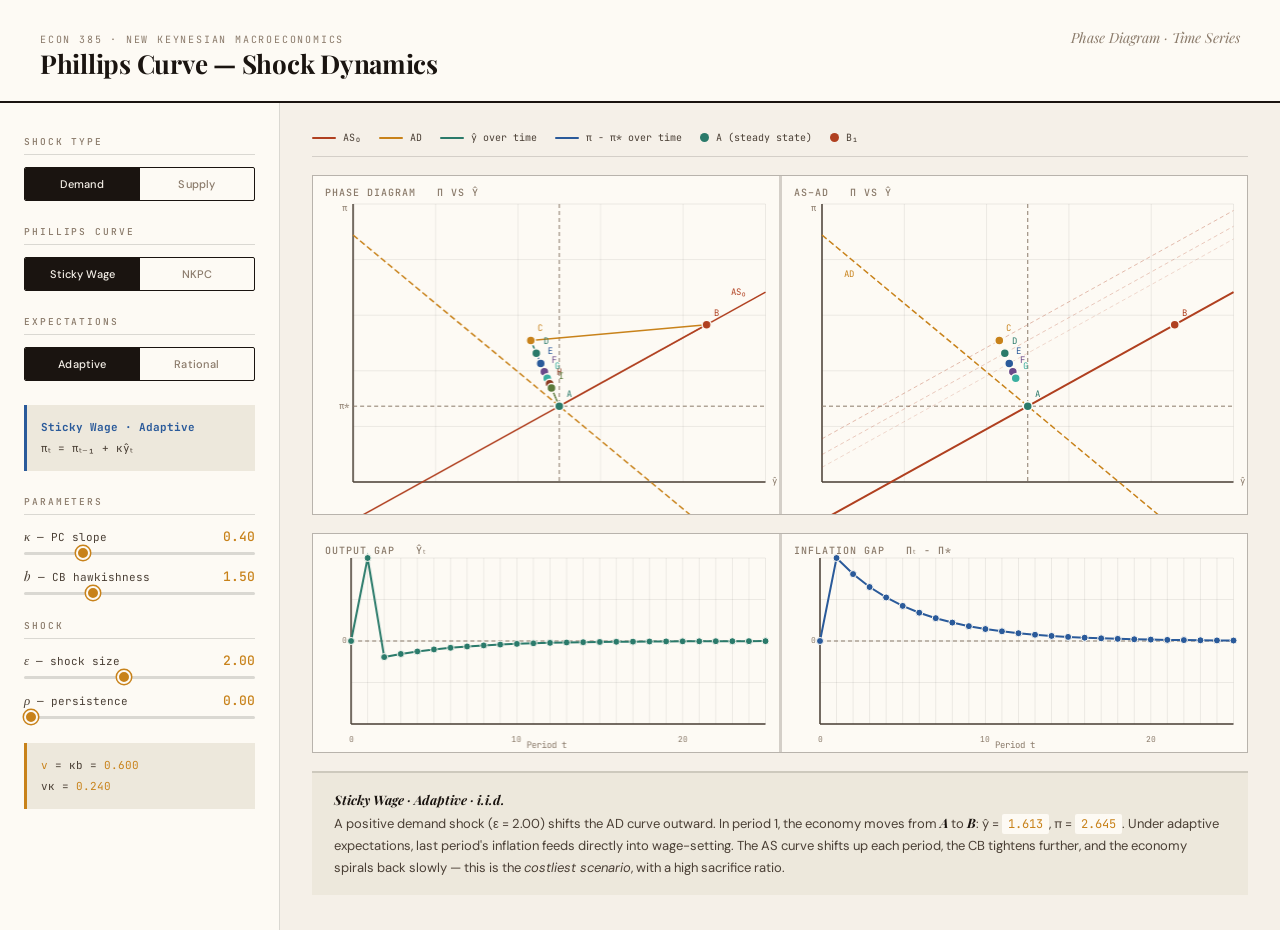
<file: assets/phillips_curve.html>
<!DOCTYPE html>
<html lang="en">
<head>
<meta charset="UTF-8">
<meta name="viewport" content="width=device-width, initial-scale=1.0">
<title>Phillips Curve Dynamics</title>
<link href="https://fonts.googleapis.com/css2?family=Playfair+Display:ital,wght@0,400;0,700;1,400&family=JetBrains+Mono:wght@300;400;500&family=DM+Sans:wght@300;400;500&display=swap" rel="stylesheet">
<style>
  :root {
    --bg: #F5F0E8;
    --surface: #FDFAF4;
    --surface2: #EDE8DC;
    --ink: #1A1410;
    --ink2: #4A3F35;
    --ink3: #8A7A6A;
    --amber: #C8821A;
    --amber-light: #F0A830;
    --rust: #B04020;
    --teal: #2A7A6A;
    --teal-light: #3AAFA0;
    --grid: rgba(26,20,16,0.08);
    --border: rgba(26,20,16,0.15);
    --blue: #2A5A9A;
  }
  * { box-sizing: border-box; margin: 0; padding: 0; }
  body {
    font-family: 'DM Sans', sans-serif;
    background: var(--bg);
    color: var(--ink);
    min-height: 100vh;
  }

  .header {
    border-bottom: 2px solid var(--ink);
    padding: 28px 40px 20px;
    display: flex;
    align-items: baseline;
    gap: 20px;
    background: var(--surface);
  }
  .header-eyebrow {
    font-family: 'JetBrains Mono', monospace;
    font-size: 10px;
    letter-spacing: 0.18em;
    text-transform: uppercase;
    color: var(--ink3);
  }
  .header h1 {
    font-family: 'Playfair Display', serif;
    font-size: 26px;
    font-weight: 700;
    letter-spacing: -0.01em;
  }
  .header-sub {
    font-family: 'Playfair Display', serif;
    font-style: italic;
    font-size: 14px;
    color: var(--ink3);
    margin-left: auto;
  }

  .main {
    display: grid;
    grid-template-columns: 280px 1fr;
    min-height: calc(100vh - 73px);
  }

  .controls {
    background: var(--surface);
    border-right: 1.5px solid var(--border);
    padding: 32px 24px;
    display: flex;
    flex-direction: column;
    gap: 24px;
    overflow-y: auto;
  }

  .ctrl-section-label {
    font-family: 'JetBrains Mono', monospace;
    font-size: 9.5px;
    font-weight: 500;
    letter-spacing: 0.2em;
    text-transform: uppercase;
    color: var(--ink3);
    margin-bottom: 12px;
    padding-bottom: 6px;
    border-bottom: 1px solid var(--border);
  }

  .toggle-row {
    display: flex;
    border: 1.5px solid var(--ink);
    border-radius: 2px;
    overflow: hidden;
  }
  .toggle-btn {
    flex: 1;
    padding: 9px 0;
    font-family: 'DM Sans', sans-serif;
    font-size: 11px;
    font-weight: 500;
    text-align: center;
    cursor: pointer;
    background: transparent;
    border: none;
    color: var(--ink3);
    transition: all 0.15s;
    letter-spacing: 0.01em;
  }
  .toggle-btn.active { background: var(--ink); color: var(--bg); }

  .toggle-3 { display: flex; border: 1.5px solid var(--ink); border-radius: 2px; overflow: hidden; }
  .toggle-3 .toggle-btn { font-size: 10px; }

  .slider-group { display: flex; flex-direction: column; gap: 7px; }
  .slider-header { display: flex; justify-content: space-between; align-items: baseline; }
  .slider-label {
    font-family: 'JetBrains Mono', monospace;
    font-size: 11px;
    color: var(--ink2);
  }
  .slider-label em { font-style: italic; font-family: 'Playfair Display', serif; font-size: 13px; }
  .slider-val {
    font-family: 'JetBrains Mono', monospace;
    font-size: 13px;
    font-weight: 500;
    color: var(--amber);
    min-width: 36px;
    text-align: right;
  }
  input[type=range] {
    -webkit-appearance: none;
    width: 100%;
    height: 3px;
    background: var(--border);
    border-radius: 2px;
    outline: none;
  }
  input[type=range]::-webkit-slider-thumb {
    -webkit-appearance: none;
    width: 14px; height: 14px;
    border-radius: 50%;
    background: var(--amber);
    cursor: pointer;
    border: 2px solid var(--surface);
    box-shadow: 0 0 0 1.5px var(--amber);
  }

  .pc-formula {
    background: var(--surface2);
    border-left: 3px solid var(--blue);
    padding: 12px 14px;
    font-family: 'JetBrains Mono', monospace;
    font-size: 11px;
    color: var(--ink2);
    line-height: 1.9;
  }
  .pc-formula strong { color: var(--blue); }

  .derived {
    background: var(--surface2);
    border-left: 3px solid var(--amber);
    padding: 12px 14px;
    font-family: 'JetBrains Mono', monospace;
    font-size: 11px;
    color: var(--ink2);
    line-height: 1.9;
  }
  .derived span { color: var(--amber); }

  .diagram-area {
    padding: 28px 32px;
    display: flex;
    flex-direction: column;
    gap: 18px;
  }

  .charts-row {
    display: grid;
    grid-template-columns: 1fr 1fr;
    gap: 3px;
    background: var(--border);
    border: 1.5px solid var(--border);
    height: 340px;
  }
  .panel {
    background: var(--surface);
    position: relative;
    overflow: hidden;
  }
  .panel-label {
    position: absolute; top: 10px; left: 12px;
    font-family: 'JetBrains Mono', monospace;
    font-size: 10px;
    font-weight: 500;
    letter-spacing: 0.1em;
    color: var(--ink3);
    z-index: 5;
    text-transform: uppercase;
  }
  canvas { display: block; width: 100%; height: 100%; }

  .timeseries-row {
    display: grid;
    grid-template-columns: 1fr 1fr;
    gap: 3px;
    background: var(--border);
    border: 1.5px solid var(--border);
    height: 220px;
  }

  .narrative {
    background: var(--surface2);
    border-top: 2px solid var(--border);
    padding: 16px 22px;
    font-size: 13px;
    line-height: 1.7;
    color: var(--ink2);
  }
  .narrative strong {
    font-family: 'Playfair Display', serif;
    font-weight: 700;
    color: var(--ink);
    font-style: italic;
  }
  .narrative .eq-h {
    font-family: 'JetBrains Mono', monospace;
    font-size: 12px;
    background: var(--surface);
    padding: 2px 6px;
    border-radius: 2px;
    color: var(--amber);
  }

  .legend {
    display: flex;
    gap: 18px;
    flex-wrap: wrap;
    align-items: center;
    padding-bottom: 12px;
    border-bottom: 1px solid var(--border);
  }
  .legend-item {
    display: flex;
    align-items: center;
    gap: 7px;
    font-family: 'JetBrains Mono', monospace;
    font-size: 10px;
    color: var(--ink2);
  }
  .legend-line { width: 24px; height: 2px; border-radius: 1px; }
  .legend-dot { width: 9px; height: 9px; border-radius: 50%; }

  .supply-only { display: none; }
</style>
</head>
<body>

<div class="header">
  <div>
    <div class="header-eyebrow">ECON 385 · New Keynesian Macroeconomics</div>
    <h1>Phillips Curve — Shock Dynamics</h1>
  </div>
  <div class="header-sub">Phase Diagram · Time Series</div>
</div>

<div class="main">
  <div class="controls">

    <div>
      <div class="ctrl-section-label">Shock Type</div>
      <div class="toggle-row">
        <button class="toggle-btn active" id="btn-demand" onclick="setShock('demand')">Demand</button>
        <button class="toggle-btn" id="btn-supply" onclick="setShock('supply')">Supply</button>
      </div>
    </div>

    <div>
      <div class="ctrl-section-label">Phillips Curve</div>
      <div class="toggle-row">
        <button class="toggle-btn active" id="btn-sw" onclick="setPC('sw')">Sticky Wage</button>
        <button class="toggle-btn" id="btn-nk" onclick="setPC('nk')">NKPC</button>
      </div>
    </div>

    <div>
      <div class="ctrl-section-label">Expectations</div>
      <div class="toggle-row">
        <button class="toggle-btn active" id="btn-adapt" onclick="setExp('adaptive')">Adaptive</button>
        <button class="toggle-btn" id="btn-rat" onclick="setExp('rational')">Rational</button>
      </div>
    </div>

    <div id="supply-cb-ctrl" class="supply-only">
      <div class="ctrl-section-label">CB Policy</div>
      <div class="toggle-row">
        <button class="toggle-btn active" id="btn-opt" onclick="setCB('optimal')">Optimal</button>
        <button class="toggle-btn" id="btn-none" onclick="setCB('none')">No Response</button>
      </div>
    </div>

    <div class="pc-formula" id="pc-formula-box">
      <strong>SW · Adaptive</strong><br>
      πₜ = πₜ₋₁ + κŷₜ
    </div>

    <div>
      <div class="ctrl-section-label">Parameters</div>
      <div class="slider-group">
        <div class="slider-header">
          <span class="slider-label"><em>κ</em> — PC slope</span>
          <span class="slider-val" id="val-kappa">0.40</span>
        </div>
        <input type="range" id="sl-kappa" min="0.05" max="1.5" step="0.05" value="0.4" oninput="onSlider()">
      </div>
      <div class="slider-group" style="margin-top:12px">
        <div class="slider-header">
          <span class="slider-label"><em>b</em> — CB hawkishness</span>
          <span class="slider-val" id="val-b">1.50</span>
        </div>
        <input type="range" id="sl-b" min="0.1" max="5.0" step="0.1" value="1.5" oninput="onSlider()">
      </div>
    </div>

    <div>
      <div class="ctrl-section-label">Shock</div>
      <div class="slider-group" id="eps-ctrl">
        <div class="slider-header">
          <span class="slider-label"><em>ε</em> — shock size</span>
          <span class="slider-val" id="val-eps">2.00</span>
        </div>
        <input type="range" id="sl-eps" min="0.5" max="4.0" step="0.1" value="2.0" oninput="onSlider()">
      </div>
      <div class="slider-group" id="zeta-ctrl" style="display:none">
        <div class="slider-header">
          <span class="slider-label"><em>ζ</em> — shock size</span>
          <span class="slider-val" id="val-zeta">2.00</span>
        </div>
        <input type="range" id="sl-zeta" min="0.5" max="4.0" step="0.1" value="2.0" oninput="onSlider()">
      </div>
      <div class="slider-group" style="margin-top:12px">
        <div class="slider-header">
          <span class="slider-label"><em>ρ</em> — persistence</span>
          <span class="slider-val" id="val-rho">0.00</span>
        </div>
        <input type="range" id="sl-rho" min="0" max="0.95" step="0.05" value="0.0" oninput="onSlider()">
      </div>
    </div>

    <div class="derived">
      <span>ν</span> = κb = <span id="d-nu">0.600</span><br>
      νκ = <span id="d-nk">0.240</span>
    </div>

  </div>

  <div class="diagram-area">
    <div class="legend">
      <div class="legend-item"><div class="legend-line" style="background:var(--rust)"></div>AS₀</div>
      <div class="legend-item"><div class="legend-line" style="background:var(--amber);border-top:2px dashed var(--amber);height:0"></div>AD</div>
      <div class="legend-item"><div class="legend-line" style="background:var(--teal)"></div>ŷ over time</div>
      <div class="legend-item"><div class="legend-line" style="background:var(--blue)"></div>π − π* over time</div>
      <div class="legend-item"><div class="legend-dot" style="background:var(--teal)"></div>A (steady state)</div>
      <div class="legend-item"><div class="legend-dot" style="background:var(--rust)"></div>B₁</div>
    </div>

    <div class="charts-row">
      <div class="panel">
        <div class="panel-label">Phase Diagram &nbsp; π vs ŷ</div>
        <canvas id="c-phase"></canvas>
      </div>
      <div class="panel">
        <div class="panel-label">AS–AD &nbsp; π vs ŷ</div>
        <canvas id="c-asad"></canvas>
      </div>
    </div>

    <div class="timeseries-row">
      <div class="panel">
        <div class="panel-label">Output Gap &nbsp; ŷₜ</div>
        <canvas id="c-ygap"></canvas>
      </div>
      <div class="panel">
        <div class="panel-label">Inflation Gap &nbsp; πₜ − π*</div>
        <canvas id="c-pigap"></canvas>
      </div>
    </div>

    <div class="narrative" id="narr"></div>
  </div>
</div>

<script>
const PISTAR = 2.0, RSTAR = 1.5, THETA = 0.99;
let shockType = 'demand', pcType = 'sw', expType = 'adaptive', cbPolicy = 'optimal';

const C = {
  teal:'#2A7A6A', tealL:'#3AAFA0',
  amber:'#C8821A', amberL:'#F0A830',
  rust:'#B04020', blue:'#2A5A9A',
  ink:'#1A1410', ink2:'#4A3F35', ink3:'#8A7A6A',
  grid:'rgba(26,20,16,0.07)',
};

const PERIOD_COLORS = ['#B04020','#C8821A','#2A7A6A','#2A5A9A','#6A4A8A','#3AAFA0','#8A3A20','#5A7A3A'];

function setShock(t) {
  shockType = t;
  ['demand','supply'].forEach(x => document.getElementById('btn-'+x).classList.toggle('active', x===t));
  document.getElementById('eps-ctrl').style.display  = t==='demand' ? '' : 'none';
  document.getElementById('zeta-ctrl').style.display = t==='supply' ? '' : 'none';
  document.querySelectorAll('.supply-only').forEach(el => el.style.display = t==='supply' ? '' : 'none');
  simulate();
}
function setPC(t) {
  pcType = t;
  document.getElementById('btn-sw').classList.toggle('active', t==='sw');
  document.getElementById('btn-nk').classList.toggle('active', t==='nk');
  simulate();
}
function setExp(t) {
  expType = t;
  document.getElementById('btn-adapt').classList.toggle('active', t==='adaptive');
  document.getElementById('btn-rat').classList.toggle('active', t==='rational');
  simulate();
}
function setCB(t) {
  cbPolicy = t;
  document.getElementById('btn-opt').classList.toggle('active', t==='optimal');
  document.getElementById('btn-none').classList.toggle('active', t==='none');
  simulate();
}
function onSlider() {
  const p = getP();
  document.getElementById('val-kappa').textContent = p.kappa.toFixed(2);
  document.getElementById('val-b').textContent     = p.b.toFixed(2);
  document.getElementById('val-eps').textContent   = p.eps.toFixed(2);
  document.getElementById('val-zeta').textContent  = p.zeta.toFixed(2);
  document.getElementById('val-rho').textContent   = p.rho.toFixed(2);
  simulate();
}

function getP() {
  return {
    kappa: +document.getElementById('sl-kappa').value,
    b:     +document.getElementById('sl-b').value,
    eps:   +document.getElementById('sl-eps').value,
    zeta:  +document.getElementById('sl-zeta').value,
    rho:   +document.getElementById('sl-rho').value,
  };
}

// ── Simulate dynamics ────────────────────────────────────────────────────────
function simulate() {
  const p = getP();
  const nu = p.kappa * p.b;

  document.getElementById('d-nu').textContent = nu.toFixed(3);
  document.getElementById('d-nk').textContent = (nu*p.kappa).toFixed(3);
  updateFormula(p, nu);

  const T = 25;
  const yArr = [0], piArr = [PISTAR];
  let eps_t = shockType==='demand' ? p.eps : 0;
  let zeta_t = shockType==='supply' ? p.zeta : 0;

  for (let t = 1; t <= T; t++) {
    const eps  = shockType==='demand' ? eps_t  : 0;
    const zeta = shockType==='supply' ? zeta_t : 0;

    // Expectations
    let pie;
    if (expType === 'rational') {
      pie = PISTAR; // anchored
    } else {
      pie = piArr[t-1]; // adaptive: last period's inflation
    }

    // For NKPC: need forward inflation expectation
    let pi_next_exp;
    if (pcType === 'nk' && expType === 'rational') {
      // NKPC rational: simplified — use decay approximation
      pi_next_exp = PISTAR + (piArr[t-1]-PISTAR)*p.rho;
    } else {
      pi_next_exp = pie;
    }

    const denom = 1 + nu*p.kappa;

    let y_new, pi_new;
    if (pcType === 'sw') {
      // π = pie + κŷ  →  AD: ŷ = eps - ν(π-π*)
      // Solve: ŷ = eps - ν(pie-π* + κŷ + zeta)
      // ŷ(1+νκ) = eps - ν(pie-π*) - ν·zeta
      const pie_dev = pie - PISTAR;
      y_new  = (eps - nu*pie_dev - nu*zeta) / denom;
      pi_new = pie + p.kappa*y_new + zeta;
    } else {
      // NKPC: π = θ·E{π_{t+1}} + κŷ + zeta (deviation form)
      // Let pie_fwd = θ*(pi_next_exp - π*)
      const fwd_dev = THETA*(pi_next_exp - PISTAR);
      y_new  = (eps - nu*fwd_dev - nu*zeta) / denom;
      pi_new = PISTAR + fwd_dev + p.kappa*y_new + zeta;
    }

    // Supply shock: if no CB response, don't apply MR
    if (shockType==='supply' && cbPolicy==='none') {
      const pie_dev = (piArr[t-1] - PISTAR);
      y_new  = 0; // no output change
      pi_new = pie + zeta + p.kappa*y_new;
    }

    yArr.push(y_new);
    piArr.push(pi_new);

    // Decay shock
    eps_t  *= p.rho;
    zeta_t *= p.rho;
  }

  drawPhase(yArr, piArr, p, nu);
  drawASAD(yArr, piArr, p, nu);
  drawTimeSeries('c-ygap', yArr, 'ŷₜ', C.teal);
  drawTimeSeriesDev('c-pigap', piArr, 'πₜ − π*', C.blue);
  updateNarrative(p, nu, yArr, piArr);
}

function updateFormula(p, nu) {
  const box = document.getElementById('pc-formula-box');
  let pcName = pcType==='sw' ? 'Sticky Wage' : 'NKPC';
  let expName = expType==='adaptive' ? 'Adaptive' : 'Rational';
  let formula = '';
  if (pcType==='sw' && expType==='adaptive')
    formula = 'πₜ = πₜ₋₁ + κŷₜ';
  else if (pcType==='sw' && expType==='rational')
    formula = 'πₜ = π* + κŷₜ';
  else if (pcType==='nk' && expType==='adaptive')
    formula = 'πₜ = θ·πₜ₋₁ + κŷₜ';
  else
    formula = 'πₜ = θ·𝔼{πₜ₊₁} + κŷₜ';
  box.innerHTML = `<strong>${pcName} · ${expName}</strong><br>${formula}`;
}

// ── Drawing ──────────────────────────────────────────────────────────────────
function setupCanvas(id) {
  const el = document.getElementById(id);
  const rect = el.parentElement.getBoundingClientRect();
  const dpr = window.devicePixelRatio || 1;
  el.width  = rect.width  * dpr;
  el.height = rect.height * dpr;
  el.style.width  = rect.width  + 'px';
  el.style.height = rect.height + 'px';
  const ctx = el.getContext('2d');
  ctx.scale(dpr, dpr);
  ctx.W = rect.width;
  ctx.H = rect.height;
  return ctx;
}

function gridLines(ctx, pad, nX=5, nY=5) {
  const {W,H} = ctx;
  ctx.strokeStyle = C.grid;
  ctx.lineWidth = 1;
  for (let i=0; i<=nX; i++) {
    const x = pad.l + i*(W-pad.l-pad.r)/nX;
    ctx.beginPath(); ctx.moveTo(x,pad.t); ctx.lineTo(x,H-pad.b); ctx.stroke();
  }
  for (let i=0; i<=nY; i++) {
    const y = pad.t + i*(H-pad.t-pad.b)/nY;
    ctx.beginPath(); ctx.moveTo(pad.l,y); ctx.lineTo(W-pad.r,y); ctx.stroke();
  }
}

function axes(ctx, pad) {
  ctx.strokeStyle = C.ink2;
  ctx.lineWidth = 1.5;
  ctx.beginPath();
  ctx.moveTo(pad.l,pad.t); ctx.lineTo(pad.l,ctx.H-pad.b);
  ctx.moveTo(pad.l,ctx.H-pad.b); ctx.lineTo(ctx.W-pad.r,ctx.H-pad.b);
  ctx.stroke();
}

function lbl(ctx, text, x, y, align='center', baseline='middle', color=C.ink3, size=9) {
  ctx.save();
  ctx.font = `${size}px 'JetBrains Mono',monospace`;
  ctx.fillStyle = color;
  ctx.textAlign = align;
  ctx.textBaseline = baseline;
  ctx.fillText(text, x, y);
  ctx.restore();
}

function drawPhase(yArr, piArr, p, nu) {
  const ctx = setupCanvas('c-phase');
  const {W,H} = ctx;
  const pad = {t:28,b:32,l:40,r:14};
  const PW = W-pad.l-pad.r, PH = H-pad.t-pad.b;

  const allY = yArr.map(Math.abs);
  const yRange = Math.max(Math.max(...allY)*1.4, 0.5);
  const allPi = piArr;
  const piMin2 = Math.min(PISTAR*0.7, Math.min(...allPi)*0.95);
  const piMax2 = Math.max(PISTAR*1.8, Math.max(...allPi)*1.05);

  const mx = y => pad.l + (y+yRange)/(2*yRange)*PW;
  const my = pi => pad.t + (1-(pi-piMin2)/(piMax2-piMin2))*PH;

  gridLines(ctx, pad); axes(ctx, pad);
  lbl(ctx, 'ŷ', W-pad.r+6, H-pad.b, 'left', 'middle');
  lbl(ctx, 'π', pad.l-6, pad.t, 'right', 'top');
  lbl(ctx, 'π*', pad.l-4, my(PISTAR), 'right', 'middle');

  // π* and ŷ=0 lines
  ctx.strokeStyle = C.ink3;
  ctx.lineWidth = 1;
  ctx.setLineDash([4,3]);
  ctx.beginPath(); ctx.moveTo(pad.l,my(PISTAR)); ctx.lineTo(W-pad.r,my(PISTAR)); ctx.stroke();
  ctx.beginPath(); ctx.moveTo(mx(0),pad.t); ctx.lineTo(mx(0),H-pad.b); ctx.stroke();
  ctx.setLineDash([]);

  // AD line (static)
  const adSlope = -nu;
  const y1=-yRange, y2=yRange;
  ctx.strokeStyle = C.amber;
  ctx.lineWidth = 1.5;
  ctx.setLineDash([6,3]);
  ctx.beginPath();
  ctx.moveTo(mx(y1), my(PISTAR + adSlope*y1));
  ctx.lineTo(mx(y2), my(PISTAR + adSlope*y2));
  ctx.stroke();
  ctx.setLineDash([]);
  lbl(ctx, 'AD', mx(y2-0.3), my(PISTAR+adSlope*(y2-0.3))-10, 'center','bottom', C.amber, 9);

  // AS₀ line
  ctx.strokeStyle = C.rust;
  ctx.lineWidth = 1.5;
  ctx.beginPath();
  ctx.moveTo(mx(y1), my(PISTAR+p.kappa*y1));
  ctx.lineTo(mx(y2), my(PISTAR+p.kappa*y2));
  ctx.stroke();
  lbl(ctx, 'AS₀', mx(y2-0.3), my(PISTAR+p.kappa*(y2-0.3))-10, 'center','bottom', C.rust, 9);

  // Trajectory
  for (let t=0; t<yArr.length-1; t++) {
    const col = PERIOD_COLORS[Math.min(t, PERIOD_COLORS.length-1)];
    ctx.beginPath();
    ctx.strokeStyle = col;
    ctx.lineWidth = 1.5;
    ctx.setLineDash([]);
    ctx.moveTo(mx(yArr[t]), my(piArr[t]));
    ctx.lineTo(mx(yArr[t+1]), my(piArr[t+1]));
    ctx.stroke();
  }

  // Dots with labels
  const show = Math.min(yArr.length-1, 8);
  const labels = 'ABCDEFGHI';
  for (let t=0; t<=show; t++) {
    const col = t===0 ? C.teal : PERIOD_COLORS[Math.min(t-1, PERIOD_COLORS.length-1)];
    const x = mx(yArr[t]), y = my(piArr[t]);
    ctx.beginPath();
    ctx.arc(x, y, 4.5, 0, Math.PI*2);
    ctx.fillStyle = col;
    ctx.fill();
    ctx.strokeStyle = '#FDFAF4';
    ctx.lineWidth = 1.5;
    ctx.stroke();
    lbl(ctx, labels[t], x+7, y-7, 'left','bottom', col, 9);
  }
}

function drawASAD(yArr, piArr, p, nu) {
  // Same as phase but shows period-labelled AS curves shifting
  const ctx = setupCanvas('c-asad');
  const {W,H} = ctx;
  const pad = {t:28,b:32,l:40,r:14};
  const PW = W-pad.l-pad.r, PH = H-pad.t-pad.b;

  const allY = yArr.map(Math.abs);
  const yRange = Math.max(Math.max(...allY)*1.4, 0.5);
  const allPi = piArr;
  const piMin2 = Math.min(PISTAR*0.7, Math.min(...allPi)*0.95);
  const piMax2 = Math.max(PISTAR*1.8, Math.max(...allPi)*1.05);

  const mx = y => pad.l + (y+yRange)/(2*yRange)*PW;
  const my = pi => pad.t + (1-(pi-piMin2)/(piMax2-piMin2))*PH;

  gridLines(ctx, pad); axes(ctx, pad);
  lbl(ctx, 'ŷ', W-pad.r+6, H-pad.b, 'left', 'middle');
  lbl(ctx, 'π', pad.l-6, pad.t, 'right', 'top');

  ctx.strokeStyle = C.ink3; ctx.lineWidth=1; ctx.setLineDash([4,3]);
  ctx.beginPath(); ctx.moveTo(pad.l,my(PISTAR)); ctx.lineTo(W-pad.r,my(PISTAR)); ctx.stroke();
  ctx.beginPath(); ctx.moveTo(mx(0),pad.t); ctx.lineTo(mx(0),H-pad.b); ctx.stroke();
  ctx.setLineDash([]);

  // AD
  const y1=-yRange, y2=yRange;
  ctx.strokeStyle=C.amber; ctx.lineWidth=1.5; ctx.setLineDash([6,3]);
  ctx.beginPath();
  ctx.moveTo(mx(y1), my(PISTAR - nu*y1));
  ctx.lineTo(mx(y2), my(PISTAR - nu*y2));
  ctx.stroke();
  ctx.setLineDash([]);
  lbl(ctx, 'AD', mx(y1+0.3), my(PISTAR-nu*(y1+0.3))+12, 'center','top', C.amber, 9);

  // Shifting AS curves (show first 4)
  const asCount = Math.min(piArr.length, 5);
  for (let t=0; t<asCount; t++) {
    const intercept = piArr[t];
    const col = t===0 ? C.rust : `rgba(176,64,32,${0.5-t*0.08})`;
    ctx.strokeStyle = col;
    ctx.lineWidth = t===0 ? 2 : 1;
    ctx.setLineDash(t===0 ? [] : [4,3]);
    ctx.beginPath();
    ctx.moveTo(mx(y1), my(intercept + p.kappa*y1 - p.kappa*yArr[t]));
    ctx.lineTo(mx(y2), my(intercept + p.kappa*y2 - p.kappa*yArr[t]));
    ctx.stroke();
    ctx.setLineDash([]);
  }

  // Equilibrium points
  const show = Math.min(yArr.length-1, 6);
  const labels = 'ABCDEFG';
  for (let t=0; t<=show; t++) {
    const col = t===0 ? C.teal : PERIOD_COLORS[Math.min(t-1, PERIOD_COLORS.length-1)];
    const x = mx(yArr[t]), y = my(piArr[t]);
    ctx.beginPath();
    ctx.arc(x, y, 4.5, 0, Math.PI*2);
    ctx.fillStyle = col;
    ctx.fill();
    ctx.strokeStyle = '#FDFAF4';
    ctx.lineWidth = 1.5;
    ctx.stroke();
    lbl(ctx, labels[t], x+7, y-7, 'left','bottom', col, 9);
  }
}

function drawTimeSeries(id, arr, label, color) {
  const ctx = setupCanvas(id);
  const {W,H} = ctx;
  const pad = {t:24,b:28,l:38,r:14};
  const PW = W-pad.l-pad.r, PH = H-pad.t-pad.b;
  const T = arr.length-1;

  const maxV = Math.max(Math.abs(Math.max(...arr)), Math.abs(Math.min(...arr)), 0.3);
  const mx = t => pad.l + (t/T)*PW;
  const my = v => pad.t + (1-(v+maxV)/(2*maxV))*PH;

  gridLines(ctx, pad, T, 4); axes(ctx, pad);

  // zero line
  ctx.strokeStyle = C.ink3; ctx.lineWidth=1; ctx.setLineDash([4,3]);
  ctx.beginPath(); ctx.moveTo(pad.l,my(0)); ctx.lineTo(W-pad.r,my(0)); ctx.stroke();
  ctx.setLineDash([]);

  // Series
  ctx.beginPath();
  ctx.strokeStyle = color;
  ctx.lineWidth = 2;
  for (let t=0; t<=T; t++) {
    const x = mx(t), y = my(arr[t]);
    t===0 ? ctx.moveTo(x,y) : ctx.lineTo(x,y);
  }
  ctx.stroke();

  // Dots
  for (let t=0; t<=T; t++) {
    ctx.beginPath();
    ctx.arc(mx(t), my(arr[t]), 3.5, 0, Math.PI*2);
    ctx.fillStyle = color;
    ctx.fill();
    ctx.strokeStyle='#FDFAF4'; ctx.lineWidth=1; ctx.stroke();
  }

  lbl(ctx, 'Period t', W/2, H-2, 'center', 'bottom', C.ink3, 9);
  lbl(ctx, '0', mx(0), H-pad.b+12, 'center','top', C.ink3, 8);
  lbl(ctx, '10', mx(10), H-pad.b+12, 'center','top', C.ink3, 8);
  lbl(ctx, '20', mx(20), H-pad.b+12, 'center','top', C.ink3, 8);
  lbl(ctx, '0', pad.l-4, my(0), 'right','middle', C.ink3, 8);
}

function drawTimeSeriesDev(id, arr, label, color) {
  const devArr = arr.map(pi => pi - PISTAR);
  drawTimeSeries(id, devArr, label, color);
}

function updateNarrative(p, nu, yArr, piArr) {
  const el = document.getElementById('narr');
  const eps  = p.eps, zeta = p.zeta;
  const rho  = p.rho;
  let text = '';

  const pcLabel  = pcType==='sw' ? 'Sticky Wage' : 'NKPC';
  const expLabel = expType==='adaptive' ? 'Adaptive' : 'Rational';
  const persist  = rho > 0.3 ? 'persistent' : 'i.i.d.';
  const cbLabel  = cbPolicy==='optimal' ? 'optimal CB response' : 'no CB response';

  if (shockType==='demand') {
    const B_y   = yArr[1]?.toFixed(3) ?? '—';
    const B_pi  = piArr[1]?.toFixed(3) ?? '—';
    text = `<strong>${pcLabel} · ${expLabel} · ${persist}</strong><br>
      A positive demand shock (ε = ${eps.toFixed(2)}) shifts the AD curve outward. 
      In period 1, the economy moves from <strong>A</strong> to <strong>B</strong>: 
      ŷ = <span class="eq-h">${B_y}</span>, π = <span class="eq-h">${B_pi}</span>.
      ${expLabel==='Adaptive'
        ? `Under adaptive expectations, last period's inflation feeds directly into wage-setting. 
           The AS curve shifts up each period, the CB tightens further, and the economy spirals 
           back slowly — this is the <em>costliest scenario</em>, with a high sacrifice ratio.`
        : `Under rational expectations, agents anticipate the CB will restore π*. 
           The AS curve is anchored; adjustment is rapid (one period for i.i.d. shocks). 
           <em>Divine coincidence</em> applies — no trade-off exists.`}`;
  } else {
    const B_y   = yArr[1]?.toFixed(3) ?? '—';
    const B_pi  = ((piArr[1]??PISTAR) - PISTAR).toFixed(3);
    text = `<strong>${pcLabel} · ${expLabel} · ${persist} · ${cbLabel}</strong><br>
      A supply shock (ζ = ${zeta.toFixed(2)}) shifts AS upward — <em>stagflation</em>. 
      Period 1 equilibrium: ŷ = <span class="eq-h">${B_y}</span>, 
      π − π* = <span class="eq-h">${B_pi}</span>.
      ${expLabel==='Adaptive'
        ? `With adaptive expectations, above-target inflation feeds into next period's wages, 
           shifting AS further upward. Without CB credibility, 
           the spiral continues even after the shock has passed.`
        : `With rational expectations and CB credibility, the AS curve is anchored. 
           As the shock decays, the CB smoothly follows the MR rule. 
           No inflationary spiral — sacrifice ratio is substantially lower.`}
      ${cbPolicy==='none' && shockType==='supply' ? `<br><br><strong>No-response case:</strong> 
           Without CB tightening, inflation absorbs the full shock. 
           Output is protected but price stability is sacrificed entirely.` : ''}`;
  }
  el.innerHTML = text;
}

window.addEventListener('resize', simulate);
window.addEventListener('load', simulate);
</script>
</body>
</html>
</file>
